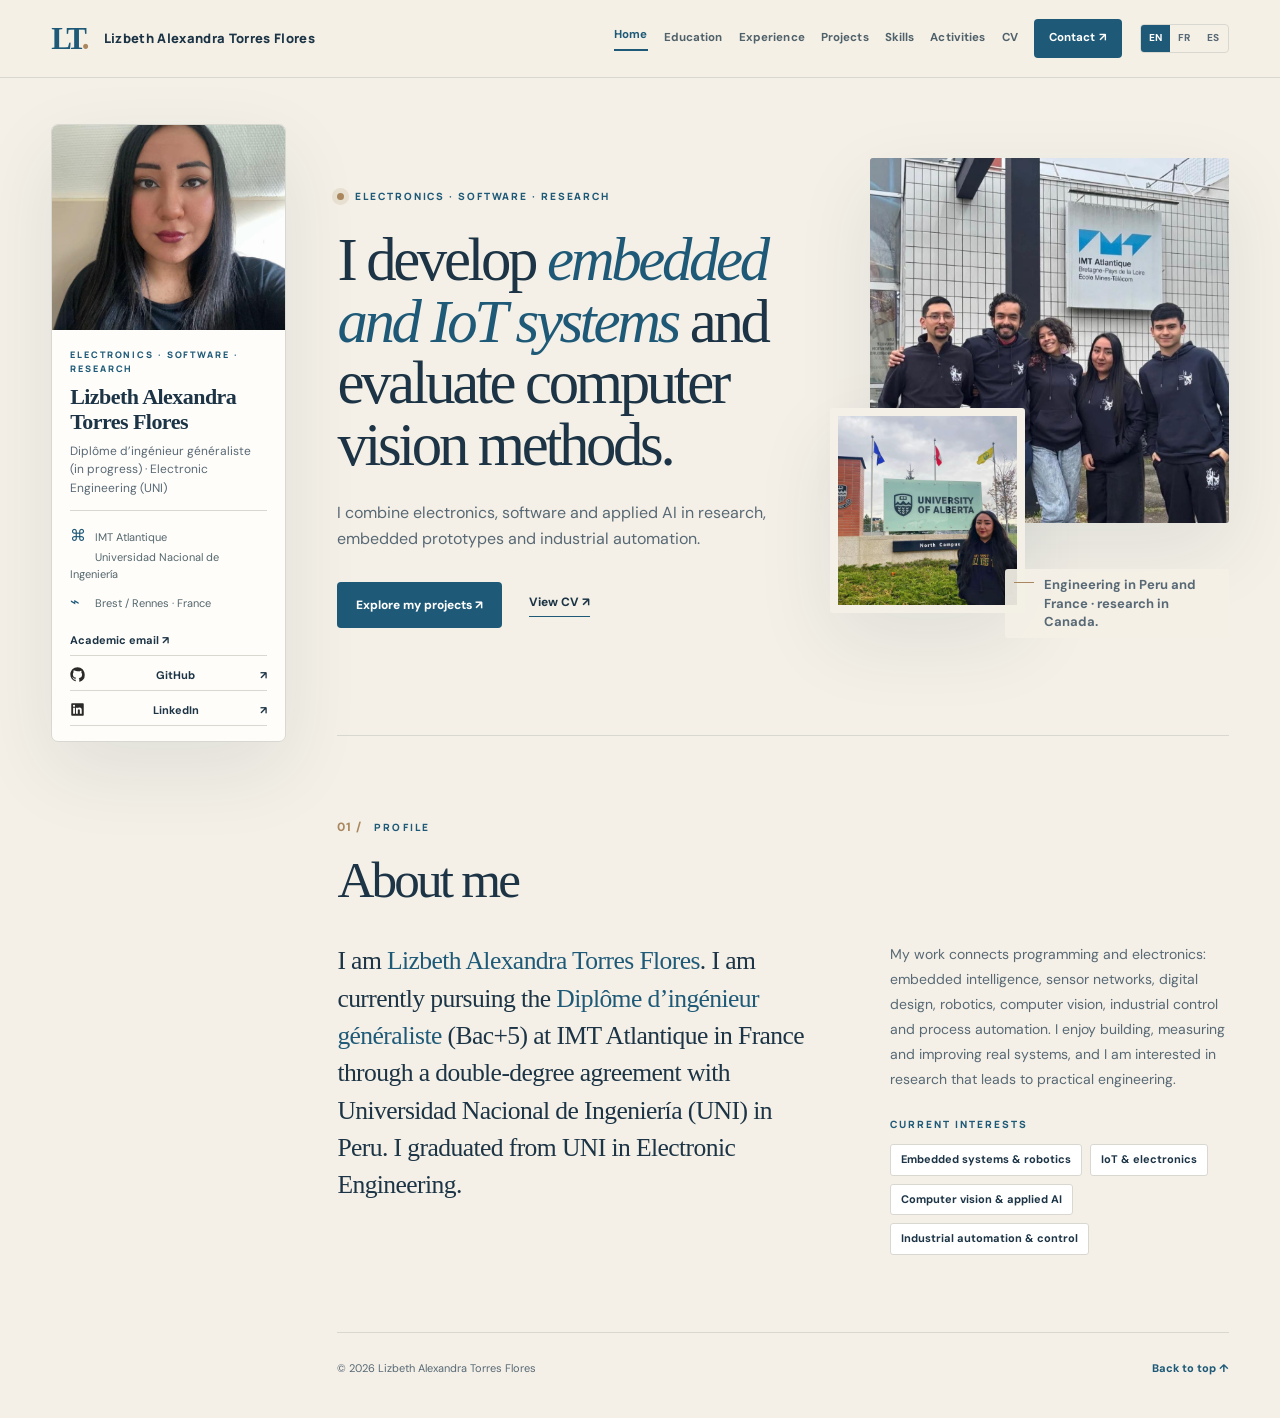
<file: index.html>
<!doctype html>
<html lang="en" data-theme="ocean">
<head>
  <meta charset="utf-8">
  <meta name="viewport" content="width=device-width, initial-scale=1">
  <meta name="theme-color" content="#f4f0e7">
  <meta name="description" content="Lizbeth Alexandra Torres Flores — engineering student working across embedded systems, IoT and computer vision.">
  <title>Lizbeth Alexandra Torres Flores | Embedded Systems & Engineering</title>
  <link rel="icon" href="assets/favicon.svg" type="image/svg+xml">
  <link rel="stylesheet" href="styles.css">
  <script defer src="content.js"></script>
  <script defer src="details.js"></script>
  <script defer src="updates.js"></script>
  <script defer src="deep_revision.js?v=voice-20261028"></script>
  <script defer src="eurosat.js"></script>
  <script defer src="site.js"></script>
</head>
<body>
  <a class="skip-link" href="#main" data-i18n="skipLink">Skip to content</a>
  <header class="topbar">
    <a class="brand" href="#home" aria-label="Lizbeth Alexandra Torres Flores, home"><span class="brand-mark">LT<span class="brand-dot">.</span></span><span class="brand-name">Lizbeth Alexandra Torres Flores</span></a>
    <button class="menu-toggle" type="button" aria-label="Open navigation" aria-expanded="false" aria-controls="primary-nav"><span></span><span></span><span></span></button>
    <nav class="primary-nav" id="primary-nav" aria-label="Main navigation">
      <a href="#home" data-i18n="navHome">Home</a>
      <a href="#education" data-i18n="navEducation">Education</a>
      <a href="#experience" data-i18n="navExperience">Experience</a>
      <a href="#projects" data-i18n="navProjects">Projects</a>
      <a href="#skills" data-i18n="navSkills">Skills</a>
      <a href="#activities" data-i18n="navActivities">Activities</a>
      <a href="#cv">CV</a>
      <a class="nav-contact" href="#contact" data-i18n="navContact">Contact <span aria-hidden="true">↗</span></a>
    </nav>
    <div class="language-switch" role="group" aria-label="Language"><button type="button" data-lang="en" aria-pressed="true">EN</button><button type="button" data-lang="fr" aria-pressed="false">FR</button><button type="button" data-lang="es" aria-pressed="false">ES</button></div>
  </header>

  <div class="page-shell" id="top">
    <aside class="profile-panel" aria-label="Profile">
      <div class="portrait-wrap"><img src="assets/portrait.jpg" alt="Portrait of Lizbeth Alexandra Torres Flores" width="796" height="1024"></div>
      <div class="profile-body">
        <p class="eyebrow profile-eyebrow" data-i18n="profileEyebrow">ELECTRONICS · SOFTWARE · RESEARCH</p>
        <h2>Lizbeth Alexandra<br>Torres Flores</h2>
        <p class="profile-role" data-i18n="profileRole">Diplôme d’ingénieur généraliste · Ingeniería Electrónica</p>
        <div class="profile-rule"></div>
        <p class="profile-affiliation"><span class="mini-icon" aria-hidden="true">⌘</span> IMT Atlantique<br><span class="mini-icon spacer" aria-hidden="true"></span> Universidad Nacional de Ingeniería</p>
        <p class="profile-location"><span class="mini-icon" aria-hidden="true">⌁</span> <span data-i18n="profileLocation">Brest / Rennes · France</span></p>
        <div class="profile-links">
          <a href="mailto:lizbeth.torres-flores@imt-atlantique.net" data-i18n="academicEmail">Academic email <span aria-hidden="true">↗</span></a>
          <a href="https://github.com/lizbethtorresflores" target="_blank" rel="noopener noreferrer"><img class="social-icon" src="assets/github.svg" alt="">GitHub <span aria-hidden="true">↗</span></a>
          <a href="https://www.linkedin.com/in/lizbeth-alexandra-torres-flores-68b208279/" target="_blank" rel="noopener noreferrer"><img class="social-icon" src="assets/linkedin.svg" alt="">LinkedIn <span aria-hidden="true">↗</span></a>
        </div>
      </div>
    </aside>

    <main id="main">
      <section class="hero section" id="home" data-panel="home" aria-labelledby="hero-title">
        <div class="hero-copy">
          <div class="hero-kicker"><span class="signal"></span><span data-i18n="heroKicker">ELECTRONICS · SOFTWARE · RESEARCH</span></div>
          <h1 id="hero-title" data-i18n-html="heroTitle">I design and validate <em>embedded systems</em>, IoT and computer vision.</h1>
          <p class="hero-lead" data-i18n="heroLead">I explore embedded systems, connected technologies and computer vision to turn engineering questions into working prototypes.</p>
          <div class="hero-actions"><a class="button primary" href="#projects" data-i18n="exploreProjects">Explore my projects <span aria-hidden="true">↗</span></a><a class="text-link" href="assets/Lizbeth_Torres_Flores_CV_EN.pdf" target="_blank" rel="noopener" data-cv-view data-i18n="viewCv">View CV <span aria-hidden="true">↗</span></a></div>
        </div>
        <div class="hero-visual" aria-label="Photos from IMT Atlantique and the University of Alberta">
          <div class="hero-photo main-photo"><img src="assets/imt.jpg" alt="Lizbeth with fellow students at IMT Atlantique" width="1206" height="1044"></div>
          <div class="hero-photo inset-photo"><img src="assets/alberta.jpeg" alt="Lizbeth at the University of Alberta" width="1600" height="1200"></div>
          <div class="visual-caption"><span class="caption-line"></span><span data-i18n="heroCaption">Engineering in Peru and France · research in Canada.</span></div>
        </div>
      </section>

      <section class="about section" id="about" data-panel="home">
        <div class="section-heading"><span class="section-number">01 /</span><p class="eyebrow" data-i18n="aboutEyebrow">THE SHORT VERSION</p><h2 data-i18n="aboutTitle">About me</h2></div>
        <div class="about-grid"><div class="large-copy" data-i18n-html="aboutIntro"></div><div><p class="body-copy" data-i18n="aboutBody"></p><div class="interest-label" data-i18n="interestsLabel"></div><div class="interest-tags"><span data-i18n="interest1"></span><span data-i18n="interest2"></span><span data-i18n="interest3"></span><span data-i18n="interest4"></span></div></div></div>
      </section>

      <section class="section" id="education" data-panel="education">
        <div class="section-heading"><span class="section-number">02 /</span><p class="eyebrow" data-i18n="educationEyebrow">ACADEMIC PATH</p><h2 data-i18n="educationTitle">Education in depth</h2><p class="heading-note" data-i18n="educationNote"></p></div>
        <div class="timeline" id="education-content"></div>
        <div class="journey-gallery"><figure><img src="assets/uni.jpeg" alt="Lizbeth at the Universidad Nacional de Ingeniería" loading="lazy"><figcaption><span>01 / UNI</span><strong data-i18n="galleryUni">Electronic engineering at UNI.</strong></figcaption></figure><figure><img src="assets/alberta-certificate.jpg" alt="Lizbeth at the University of Alberta" loading="lazy"><figcaption><span>02 / UA</span><strong data-i18n="galleryAlberta">Researcher at the University of Alberta.</strong></figcaption></figure><figure><img src="assets/imt.jpg" alt="Lizbeth at IMT Atlantique" loading="lazy"><figcaption><span>03 / IMT</span><strong data-i18n="galleryImt">Ingénieur généraliste at IMT Atlantique.</strong></figcaption></figure></div>
      </section>

      <section class="section" id="experience" data-panel="experience">
        <div class="section-heading"><span class="section-number">03 /</span><p class="eyebrow" data-i18n="experienceEyebrow">IN LABS AND INDUSTRY</p><h2 data-i18n="experienceTitle">Professional & research experience</h2><p class="heading-note" data-i18n="experienceNote"></p></div>
        <div class="experience-list" id="experience-content"></div>
      </section>

      <section class="projects section" id="projects" data-panel="projects">
        <div class="section-heading"><span class="section-number">04 /</span><p class="eyebrow" data-i18n="projectsEyebrow">ENGINEERING WORK</p><h2 data-i18n="projectsTitle">Projects in practice</h2><p class="heading-note" data-i18n="projectsNote">A selection of research, prototypes and engineering projects.</p></div>
        <div class="filter-row" id="project-filters" role="group" aria-label="Filter projects"></div>
        <div class="project-grid" id="project-grid"></div>
      </section>

      <section class="section" id="skills" data-panel="skills"><div class="section-heading"><span class="section-number">05 /</span><p class="eyebrow" data-i18n="skillsEyebrow">TOOLS AND METHODS</p><h2 data-i18n="skillsTitle">Technical skills</h2><p class="heading-note" data-i18n="skillsNote"></p></div><div class="skills-grid" id="skills-grid"></div></section>

      <div class="activity-tabs activity-nav" data-panel="activities" role="group" aria-label="Activity categories"><button type="button" data-activity="speaking" data-i18n="navSpeaking">Talks</button><button type="button" data-activity="leadership" data-i18n="activitiesTitle">Leadership</button><button type="button" data-activity="training" data-i18n="navTraining">Training</button></div>
      <section class="speaking section" id="speaking" data-panel="activities" data-subpanel="speaking">
        <div class="section-heading"><span class="section-number">06 /</span><p class="eyebrow" data-i18n="speakingEyebrow">PRESENTATIONS</p><h2 data-i18n="speakingTitle">Talks</h2></div>
        <div class="speaking-grid" id="talks-grid"></div>
      </section>

      <section class="section" id="activities" data-panel="activities" data-subpanel="leadership"><div class="section-heading"><span class="section-number">07 /</span><p class="eyebrow" data-i18n="activitiesEyebrow"></p><h2 data-i18n="activitiesTitle"></h2><p class="heading-note" data-i18n="activitiesNote"></p></div><div class="speaking-grid" id="activities-grid"></div></section>
      <section class="section" id="training" data-panel="activities" data-subpanel="training"><div class="section-heading"><span class="section-number">08 /</span><p class="eyebrow" data-i18n="trainingEyebrow"></p><h2 data-i18n="trainingTitle"></h2><p class="heading-note" data-i18n="trainingNote"></p></div><div class="training-grid" id="training-grid"></div></section>

      <section class="cv-section section" id="cv" data-panel="cv"><div class="cv-inner"><div><p class="eyebrow light" data-i18n="cvEyebrow">CURRICULUM VITAE</p><h2 data-i18n="cvTitle">My CV</h2><p data-i18n="cvBody">A three-page CV with selected experience, projects and technical skills. Explore this website for the full project details.</p></div><div class="cv-panel"><label for="cv-language" data-i18n="cvLanguageLabel">CV language</label><select id="cv-language" aria-label="CV language"><option value="en">English</option><option value="fr">Français</option><option value="es">Español</option></select><div class="cv-actions"><a class="button light-button" href="assets/Lizbeth_Torres_Flores_CV_EN.pdf" target="_blank" rel="noopener" data-cv-view data-i18n="viewCv">View CV <span aria-hidden="true">↗</span></a><a class="button outline-light" href="assets/Lizbeth_Torres_Flores_CV_EN.pdf" download data-cv-download data-i18n="downloadCv">Download PDF <span aria-hidden="true">↓</span></a></div></div></div></section>

      <section class="contact section" id="contact" data-panel="contact"><div class="section-heading"><span class="section-number">09 /</span><p class="eyebrow" data-i18n="contactEyebrow">LET'S CONNECT</p><h2 data-i18n="contactTitle">Start a conversation.</h2><p class="heading-note" data-i18n="contactNote">For research collaborations, engineering projects or speaking opportunities, I would be glad to hear from you.</p></div><div class="contact-cards"><a class="contact-card" href="mailto:lizbeth.torres-flores@imt-atlantique.net"><span data-i18n="academicContact">Academic & professional</span><strong>lizbeth.torres-flores@imt-atlantique.net</strong><b aria-hidden="true">↗</b></a><a class="contact-card" href="mailto:lizbeth.alexandra.torres@gmail.com"><span data-i18n="personalContact">Personal</span><strong>lizbeth.alexandra.torres@gmail.com</strong><b aria-hidden="true">↗</b></a></div><div class="social-line"><a href="https://github.com/lizbethtorresflores" target="_blank" rel="noopener noreferrer"><img class="social-icon" src="assets/github.svg" alt="">GitHub ↗</a><a href="https://www.linkedin.com/in/lizbeth-alexandra-torres-flores-68b208279/" target="_blank" rel="noopener noreferrer"><img class="social-icon" src="assets/linkedin.svg" alt="">LinkedIn ↗</a></div></section>
      <footer><span>© <span id="year"></span> Lizbeth Alexandra Torres Flores</span><a href="#top" data-i18n="backTop">Back to top ↑</a></footer>
    </main>
  </div>
</body>
</html>
</file>
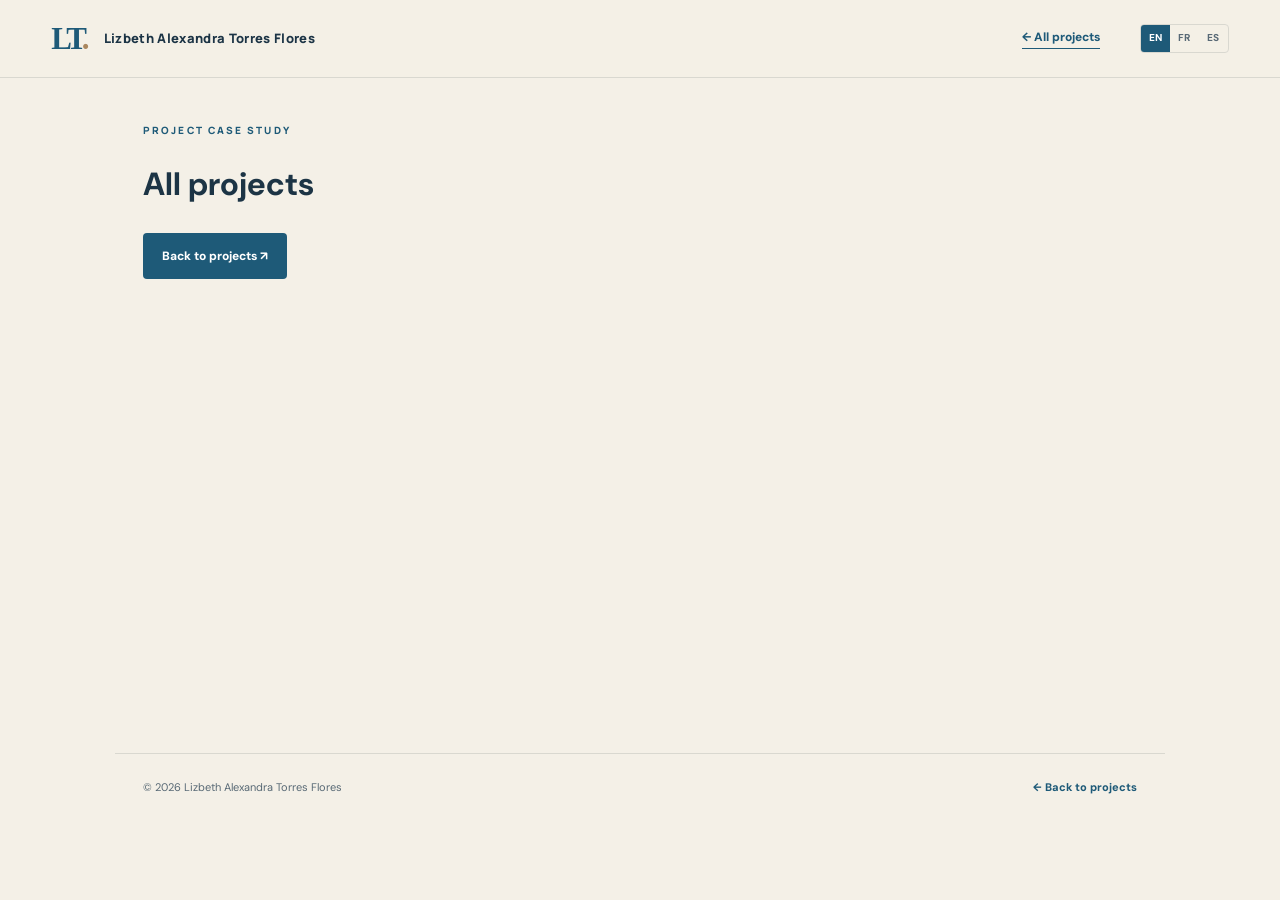
<file: project.html>
<!doctype html>
<html lang="en" data-theme="ocean">
<head>
  <meta charset="utf-8">
  <meta name="viewport" content="width=device-width, initial-scale=1">
  <meta name="theme-color" content="#f4f0e7">
  <title>Project | Lizbeth Alexandra Torres Flores</title>
  <link rel="icon" href="assets/favicon.svg" type="image/svg+xml">
  <link rel="stylesheet" href="styles.css">
  <script defer src="content.js"></script>
  <script defer src="details.js"></script>
  <script defer src="updates.js"></script>
  <script defer src="deep_revision.js?v=voice-20261028"></script>
  <script defer src="eurosat.js"></script>
  <script defer src="project.js"></script>
</head>
<body>
  <header class="topbar case-topbar">
    <a class="brand" href="index.html#home" aria-label="Lizbeth Alexandra Torres Flores, home"><span class="brand-mark">LT<span class="brand-dot">.</span></span><span class="brand-name">Lizbeth Alexandra Torres Flores</span></a>
    <div class="case-header-actions"><a href="index.html#projects" id="back-top">← All projects</a><div class="language-switch" role="group" aria-label="Language"><button type="button" data-lang="en" aria-pressed="true">EN</button><button type="button" data-lang="fr" aria-pressed="false">FR</button><button type="button" data-lang="es" aria-pressed="false">ES</button></div></div>
  </header>
  <main class="case-shell" id="case-content"></main>
  <footer class="case-footer"><span>© <span id="year"></span> Lizbeth Alexandra Torres Flores</span><a href="index.html#projects" id="back-bottom">← All projects</a></footer>
</body>
</html>
</file>
<file: styles.css>
@import url('https://fonts.googleapis.com/css2?family=DM+Sans:wght@400;500;600;700&family=Manrope:wght@400;500;600;700;800&display=swap');

:root{--bg:#f7f7f2;--surface:#fff;--ink:#172c36;--muted:#64747a;--line:#dce2df;--accent:#13526b;--accent-soft:#e3eef0;--warm:#d87c5a;--dark:#143d52;--shadow:0 28px 80px rgba(15,47,59,.08);scroll-behavior:smooth}
html[data-theme="plum"]{--accent:#694467;--accent-soft:#f0e8f0;--warm:#ca866c;--dark:#442b4d;--ink:#342c39}
html[data-theme="coral"]{--accent:#b84f3f;--accent-soft:#f9eae4;--warm:#e29354;--dark:#873c36;--ink:#3a302f}
*{box-sizing:border-box}html{scroll-padding-top:100px}body{margin:0;background:var(--bg);color:var(--ink);font-family:'DM Sans',Arial,sans-serif;font-size:16px;line-height:1.62;-webkit-font-smoothing:antialiased}button,a{font:inherit}button{cursor:pointer}a{color:inherit;text-decoration:none}img{max-width:100%;display:block}a:focus-visible,button:focus-visible{outline:3px solid var(--warm);outline-offset:4px}.skip-link{position:absolute;left:16px;top:-70px;z-index:100;background:var(--ink);color:#fff;padding:10px 16px}.skip-link:focus{top:16px}
.topbar{height:78px;background:rgba(247,247,242,.94);backdrop-filter:blur(18px);border-bottom:1px solid var(--line);display:flex;align-items:center;justify-content:space-between;padding:0 clamp(24px,4vw,76px);position:sticky;top:0;z-index:50}.brand{display:flex;gap:17px;align-items:center;white-space:nowrap}.brand-mark{font-family:Georgia,serif;font-size:31px;font-weight:bold;letter-spacing:-.09em;color:var(--accent);line-height:1}.brand-dot{color:var(--warm)}.brand-name{font-family:Manrope,Arial,sans-serif;font-weight:800;font-size:13px;letter-spacing:.025em}.primary-nav{display:flex;align-items:center;gap:clamp(14px,1.65vw,29px)}.primary-nav a{font-size:12px;font-weight:700;letter-spacing:.01em;color:#506169;transition:color .2s}.primary-nav a:hover,.primary-nav a:focus-visible{color:var(--accent)}.primary-nav .nav-contact{padding:10px 15px;color:#fff;background:var(--accent);border-radius:4px}.primary-nav .nav-contact:hover{color:#fff;filter:brightness(1.12)}.menu-toggle{display:none;border:0;background:transparent;width:40px;height:40px;padding:8px}.menu-toggle span{display:block;height:2px;background:var(--ink);margin:5px 0}
.page-shell{max-width:1530px;margin:auto;display:grid;grid-template-columns:282px minmax(0,1fr);gap:clamp(40px,5vw,90px);padding:46px clamp(24px,4vw,76px) 0}.profile-panel{align-self:start;position:sticky;top:116px;background:#fff;border:1px solid var(--line);box-shadow:var(--shadow);overflow:hidden;border-radius:7px}.portrait-wrap{height:270px;background:#e4e9e9;overflow:hidden}.portrait-wrap img{width:100%;height:100%;object-fit:cover;object-position:center 31%;filter:saturate(.83)}.profile-body{padding:26px 25px 20px}.eyebrow{font-family:Manrope,Arial,sans-serif;font-size:10px;font-weight:800;letter-spacing:.21em;color:var(--accent);line-height:1.5;margin:0}.profile-eyebrow{font-size:9px}.profile-body h2{font-family:Georgia,'Times New Roman',serif;font-size:25px;line-height:1.15;letter-spacing:-.025em;margin:12px 0 9px}.profile-role{font-size:12px;line-height:1.55;color:var(--muted);margin:0}.profile-rule{height:1px;background:var(--line);margin:20px 0}.profile-affiliation,.profile-location{font-size:12px;line-height:1.8;margin:0 0 7px;color:#53666c}.mini-icon{display:inline-block;width:22px;color:var(--accent);font-size:16px}.profile-links{display:grid;gap:6px;margin-top:20px}.profile-links a{display:flex;justify-content:space-between;font-size:12px;font-weight:700;border-bottom:1px solid var(--line);padding:7px 0}.profile-links a:hover{color:var(--accent)}.panel-controls{border-top:1px solid var(--line);padding:14px 25px;display:flex;justify-content:space-between;align-items:center}.language-switch{display:flex;border:1px solid var(--line);border-radius:4px;overflow:hidden}.language-switch button{background:transparent;border:0;padding:3px 8px;font-size:10px;font-weight:800;color:var(--muted)}.language-switch button[aria-pressed="true"]{background:var(--accent);color:white}.theme-switch{display:flex;gap:9px;align-items:center}.theme-dot{width:19px;height:19px;border:2px solid white;border-radius:50%;box-shadow:0 0 0 1px #d3d3d3}.theme-dot[aria-pressed="true"]{box-shadow:0 0 0 2px var(--ink)}.theme-dot.ocean{background:#13526b}.theme-dot.plum{background:#694467}.theme-dot.coral{background:#b84f3f}
main{min-width:0}.section{padding:77px 0;border-bottom:1px solid var(--line)}.hero{padding-top:34px;display:grid;grid-template-columns:minmax(0,1.05fr) minmax(0,.95fr);align-items:center;gap:clamp(20px,4vw,70px);min-height:570px}.hero-kicker{display:flex;align-items:center;gap:11px;font-family:Manrope,Arial,sans-serif;font-size:10px;letter-spacing:.19em;font-weight:800;color:var(--accent)}.signal{width:7px;height:7px;border-radius:50%;background:var(--warm);box-shadow:0 0 0 5px color-mix(in srgb,var(--warm) 16%,transparent)}h1,h2,h3,p{overflow-wrap:break-word}.hero h1,.section-heading h2,.cv-section h2,.contact h2{font-family:Georgia,'Times New Roman',serif;letter-spacing:-.055em;font-weight:400}.hero h1{font-size:clamp(51px,5.3vw,85px);line-height:1.01;margin:25px 0 25px;max-width:700px}.hero h1 em{color:var(--accent);font-weight:400}.hero-lead{font-size:16px;color:var(--muted);max-width:480px;margin:0 0 30px}.hero-actions{display:flex;align-items:center;gap:27px;flex-wrap:wrap}.button{min-height:46px;padding:12px 19px;display:inline-flex;align-items:center;justify-content:center;gap:12px;font-size:12px;font-weight:800;border-radius:4px;line-height:1.2;white-space:nowrap;transition:transform .2s,background .2s}.button:hover{transform:translateY(-2px)}.button.primary{background:var(--accent);color:#fff}.text-link{font-size:12px;font-weight:800;border-bottom:1px solid var(--accent);padding-bottom:4px}.text-link:hover{color:var(--accent)}.hero-visual{position:relative;height:480px;margin-bottom:20px}.hero-photo{position:absolute;overflow:hidden;border-radius:3px;background:#dce4e5}.hero-photo img{width:100%;height:100%;object-fit:cover}.main-photo{width:90%;height:365px;top:0;right:0;box-shadow:var(--shadow)}.main-photo img{object-position:center center}.inset-photo{width:49%;height:205px;bottom:25px;left:0;border:8px solid var(--bg);box-shadow:var(--shadow)}.inset-photo img{object-position:54% center}.visual-caption{position:absolute;bottom:0;right:0;max-width:47%;display:flex;gap:10px;align-items:start;font-size:10px;font-weight:700;color:var(--muted);line-height:1.4}.caption-line{width:20px;height:1px;background:var(--warm);margin-top:6px;flex:none}
.section-heading{position:relative;margin-bottom:35px}.section-number{display:inline-block;color:var(--warm);font-size:12px;font-weight:800;letter-spacing:.06em;margin-right:13px}.section-heading .eyebrow{display:inline-block}.section-heading h2{font-size:clamp(40px,4vw,61px);line-height:1.08;margin:13px 0 0}.heading-note{color:var(--muted);font-size:14px;max-width:600px;margin:14px 0 0}.about-grid{display:grid;grid-template-columns:1.18fr .82fr;gap:clamp(30px,5vw,90px);align-items:start}.large-copy{font-family:Georgia,'Times New Roman',serif;font-size:clamp(21px,2vw,29px);line-height:1.46;letter-spacing:-.023em}.large-copy strong{color:var(--accent);font-weight:400}.body-copy{color:var(--muted);font-size:14px;line-height:1.78;margin:0 0 24px}.interest-label{font-size:10px;font-family:Manrope,Arial,sans-serif;font-weight:800;letter-spacing:.2em;color:var(--accent);margin-bottom:12px}.interest-tags{display:flex;flex-wrap:wrap;gap:8px}.interest-tags span{font-size:11px;font-weight:700;padding:6px 10px;border:1px solid var(--line);border-radius:3px;background:#fff}
.journey-layout{display:grid;grid-template-columns:165px 1fr;gap:34px}.journey-tabs{display:flex;align-items:start;flex-direction:column;gap:5px}.journey-tabs button{background:transparent;border:0;border-left:2px solid var(--line);padding:8px 12px;color:var(--muted);font-size:12px;font-weight:800;text-align:left}.journey-tabs button.active{color:var(--accent);border-color:var(--accent)}.timeline{border-left:1px solid var(--line);margin-left:5px}.timeline-item{position:relative;padding:0 0 33px 28px}.timeline-item:last-child{padding-bottom:0}.timeline-item:before{content:"";position:absolute;width:9px;height:9px;border-radius:50%;background:var(--bg);border:2px solid var(--accent);left:-6px;top:5px}.timeline-meta{font-size:10px;letter-spacing:.12em;font-weight:800;color:var(--accent);text-transform:uppercase;margin-bottom:5px}.timeline-item h3{font-size:18px;font-weight:800;letter-spacing:-.025em;margin:0 0 2px;line-height:1.25}.timeline-place{font-size:12px;font-weight:700;color:var(--muted);margin-bottom:8px}.timeline-item p{font-size:13px;color:var(--muted);line-height:1.67;max-width:700px;margin:0}.timeline-item a{font-weight:800;color:var(--accent);font-size:11px;display:inline-block;margin-top:8px}.timeline-item a:hover{text-decoration:underline}
.filter-row{display:flex;flex-wrap:wrap;gap:9px;margin-bottom:24px}.filter-row button{border:1px solid var(--line);color:var(--muted);background:#fff;padding:7px 12px;border-radius:20px;font-size:11px;font-weight:800}.filter-row button.active{background:var(--accent);border-color:var(--accent);color:#fff}.project-grid{display:grid;grid-template-columns:repeat(2,minmax(0,1fr));gap:17px}.project-card{background:#fff;border:1px solid var(--line);border-radius:5px;padding:25px;min-height:285px;display:flex;flex-direction:column;transition:transform .2s,box-shadow .2s}.project-card:hover{transform:translateY(-3px);box-shadow:var(--shadow)}.project-card.featured{grid-column:span 2;background:var(--dark);color:#fff;display:grid;grid-template-columns:1.1fr .9fr;gap:20px;min-height:320px;overflow:hidden;position:relative}.project-card.featured:after{content:"";position:absolute;right:8%;top:15%;width:230px;height:230px;border:1px solid rgba(255,255,255,.14);border-radius:50%;box-shadow:0 0 0 38px rgba(255,255,255,.025),0 0 0 85px rgba(255,255,255,.025);pointer-events:none}.project-card.featured .project-art{display:grid;place-items:center;position:relative;z-index:1}.project-art .lens{width:200px;height:200px;border:1px solid rgba(255,255,255,.37);border-radius:50%;display:grid;place-items:center;position:relative}.project-art .lens:before,.project-art .lens:after{content:"";position:absolute;background:var(--warm)}.project-art .lens:before{width:100%;height:1px;transform:rotate(32deg)}.project-art .lens:after{height:100%;width:1px;transform:rotate(32deg)}.project-art .inner-lens{width:105px;height:105px;border:1px solid rgba(255,255,255,.6);border-radius:50%;display:grid;place-items:center;font-family:Georgia,serif;color:#fff;font-size:17px;letter-spacing:.04em;background:var(--dark);z-index:2}.project-top{font-size:10px;letter-spacing:.15em;color:var(--accent);font-weight:800;text-transform:uppercase;margin:0 0 16px}.featured .project-top{color:#a8d0dd}.project-card h3{font-family:Georgia,'Times New Roman',serif;font-size:25px;font-weight:400;letter-spacing:-.03em;line-height:1.15;margin:0 0 13px}.featured h3{font-size:37px}.project-card p{font-size:12px;color:var(--muted);line-height:1.65;margin:0 0 20px}.featured p{color:#d0e0e3;max-width:460px}.project-bottom{margin-top:auto}.project-tech{display:flex;gap:6px;flex-wrap:wrap;margin-bottom:16px}.project-tech span{font-size:10px;border:1px solid var(--line);padding:3px 7px;color:var(--muted);border-radius:2px}.featured .project-tech span{border-color:#548096;color:#d0e0e3}.project-links{display:flex;gap:17px;flex-wrap:wrap}.project-links a{font-size:11px;font-weight:800;color:var(--accent);border-bottom:1px solid currentColor;padding-bottom:2px}.featured .project-links a{color:#fff}.project-links a:hover{color:var(--warm)}
.speaking-grid{display:grid;grid-template-columns:repeat(2,minmax(0,1fr));gap:17px}.editorial-card{border:1px solid var(--line);background:#fff;padding:26px;border-radius:4px;min-height:225px}.card-type{font-size:10px;font-weight:800;color:var(--accent);letter-spacing:.14em}.editorial-card h3{font-family:Georgia,serif;font-size:23px;font-weight:400;line-height:1.22;letter-spacing:-.025em;margin:15px 0 10px}.editorial-card p{font-size:12px;color:var(--muted);margin:0 0 14px}.editorial-card a{font-size:11px;font-weight:800;color:var(--accent);border-bottom:1px solid currentColor}.note-card{display:flex;align-items:center;gap:14px;border:1px dashed #bdc9c8;background:rgba(255,255,255,.5);border-radius:4px;padding:13px 18px;margin-top:18px}.note-icon{color:var(--accent);font-size:20px}.note-card p{font-size:12px;color:var(--muted);margin:0}
.cv-section{background:var(--dark);color:#fff;border:0;margin-top:77px;padding:52px 45px;border-radius:5px}.cv-inner{display:flex;justify-content:space-between;align-items:end;gap:30px}.eyebrow.light{color:#a9d6df}.cv-section h2{font-size:clamp(39px,4vw,57px);margin:10px 0 9px}.cv-section p:not(.eyebrow){font-size:13px;color:#cee0e4;max-width:420px;margin:0}.cv-panel{min-width:245px}.cv-panel label{display:block;color:#cee0e4;font-size:11px;font-weight:800;margin-bottom:5px}.cv-panel select{background:#fff;color:var(--dark);border:0;border-radius:3px;padding:8px 10px;margin-bottom:13px;width:100%;font:700 12px 'DM Sans',Arial,sans-serif}.cv-actions{display:flex;gap:10px;flex-wrap:wrap}.tex-link{display:inline-block;font-size:11px;color:#d6e8ed;text-decoration:underline;margin-top:12px}.light-button{background:#fff;color:var(--dark)}.outline-light{border:1px solid #8bb1bf;color:#fff}.contact{padding-bottom:85px}.contact-cards{display:grid;grid-template-columns:repeat(2,minmax(0,1fr));gap:17px}.contact-card{position:relative;background:#fff;border:1px solid var(--line);padding:23px 24px;min-height:115px;border-radius:4px;display:flex;flex-direction:column;justify-content:space-between;gap:12px;transition:border-color .2s,transform .2s}.contact-card:hover{border-color:var(--accent);transform:translateY(-2px)}.contact-card span{font-size:10px;letter-spacing:.12em;font-weight:800;color:var(--accent);text-transform:uppercase}.contact-card strong{font-size:13px;overflow-wrap:anywhere;line-height:1.3}.contact-card b{position:absolute;right:24px;top:19px;color:var(--accent)}.social-line{display:flex;gap:22px;margin-top:23px}.social-line a{font-size:12px;font-weight:800;border-bottom:1px solid var(--accent);color:var(--accent)}footer{display:flex;justify-content:space-between;gap:20px;color:var(--muted);font-size:11px;padding:27px 0 40px}footer a{font-weight:800;color:var(--accent)}
@media(max-width:1150px){.page-shell{grid-template-columns:240px minmax(0,1fr);gap:38px}.brand-name{display:none}.primary-nav{gap:14px}.hero{grid-template-columns:1fr;min-height:0}.hero h1{font-size:clamp(54px,7vw,76px)}.hero-visual{height:390px;max-width:650px}.main-photo{height:300px}.inset-photo{height:170px}}
@media(max-width:800px){.topbar{height:65px}.brand-name{display:block}.menu-toggle{display:block}.primary-nav{display:none;position:absolute;top:65px;left:0;right:0;background:var(--bg);border-bottom:1px solid var(--line);padding:20px 25px 26px;box-shadow:0 18px 25px rgba(0,0,0,.08);flex-wrap:wrap;gap:14px 25px}.primary-nav.open{display:flex}.page-shell{display:block;padding:30px 24px 0}.profile-panel{position:static;display:grid;grid-template-columns:140px 1fr;max-width:none}.portrait-wrap{height:100%;min-height:192px}.profile-body{padding:19px}.profile-body h2{font-size:23px}.profile-rule,.profile-affiliation,.profile-location,.profile-links{display:none}.panel-controls{grid-column:span 2}.hero{padding-top:40px}.section{padding-top:64px;padding-bottom:64px}.cv-section{margin-top:55px}.journey-layout{grid-template-columns:1fr;gap:25px}.journey-tabs{flex-direction:row}.journey-tabs button{border-left:0;border-bottom:2px solid var(--line)}.journey-tabs button.active{border-color:var(--accent)}}
@media(max-width:600px){.brand-name{font-size:12px}.page-shell{padding:20px 17px 0}.profile-panel{grid-template-columns:110px 1fr}.portrait-wrap{min-height:160px}.profile-body{padding:15px}.profile-eyebrow{font-size:8px}.profile-body h2{font-size:19px;margin:8px 0}.profile-role{font-size:10px}.panel-controls{padding:11px 15px}.hero{padding-top:35px;gap:30px}.hero h1{font-size:clamp(48px,12vw,67px);margin:18px 0}.hero-lead{font-size:14px}.hero-actions{gap:20px}.hero-visual{height:305px}.main-photo{height:225px}.inset-photo{height:130px;bottom:21px;border-width:5px}.visual-caption{font-size:8px}.about-grid,.speaking-grid,.contact-cards{grid-template-columns:1fr;gap:20px}.section-heading h2{font-size:42px}.project-grid{grid-template-columns:1fr}.project-card.featured{grid-column:auto;display:block;min-height:365px}.project-card.featured .project-art{display:none}.featured h3{font-size:31px}.project-card{min-height:250px}.cv-section{padding:34px 24px}.cv-inner{display:block}.cv-actions{margin-top:25px}.contact-card{min-height:105px}.contact{padding-bottom:55px}footer{flex-direction:column;gap:5px}.large-copy{font-size:24px}}
@media(prefers-reduced-motion:reduce){html{scroll-behavior:auto}*,*:before,*:after{transition-duration:.01ms!important;animation-duration:.01ms!important}}
.project-card.has-image{padding:0;overflow:hidden}.project-card.has-image .project-content{padding:25px}.project-thumb{height:165px;overflow:hidden;background:var(--accent-soft)}.project-thumb img{width:100%;height:100%;object-fit:cover;object-position:center 45%}
.journey-gallery{display:grid;grid-template-columns:repeat(3,minmax(0,1fr));gap:13px;margin-top:35px}.journey-gallery figure{margin:0;background:#fff;border:1px solid var(--line);overflow:hidden}.journey-gallery img{width:100%;height:150px;object-fit:cover;object-position:center 35%;filter:saturate(.8)}.journey-gallery figcaption{padding:10px 12px 12px;display:grid;gap:3px}.journey-gallery figcaption span{font-size:9px;font-weight:800;letter-spacing:.13em;color:var(--accent)}.journey-gallery figcaption strong{font-size:11px;line-height:1.35;font-weight:700}.journey-gallery figure:nth-child(1) img{object-position:center 37%}.journey-gallery figure:nth-child(2) img{object-position:center 33%}
@media(max-width:600px){.journey-gallery{grid-template-columns:repeat(2,minmax(0,1fr))}.journey-gallery figure:nth-child(3){display:none}.journey-gallery img{height:135px}}
.social-icon{width:15px;height:15px;vertical-align:-3px;margin-right:6px;opacity:.83}
.training-grid{display:grid;grid-template-columns:repeat(2,minmax(0,1fr));gap:17px}
.training-item{border:1px solid var(--line);background:#fff;border-radius:4px;padding:23px}
.training-item h3{font-family:Georgia,'Times New Roman',serif;font-size:21px;font-weight:400;line-height:1.25;margin:0 0 10px}
.training-item p{font-size:12px;line-height:1.65;color:var(--muted);margin:0}
@media(max-width:600px){.training-grid{grid-template-columns:1fr}}

/* Portfolio revision: a single beige and blue palette across all pages. */
:root{--bg:#f4f0e7;--surface:#fffdfa;--ink:#1c3445;--muted:#586975;--line:#d9d8d0;--accent:#1e5a78;--accent-soft:#e6eef0;--warm:#aa875e;--dark:#173f5b;--shadow:0 28px 80px rgba(21,57,78,.09)}
.topbar{background:rgba(244,240,231,.96)}
.profile-panel,.project-card,.editorial-card,.training-item,.contact-card,.skill-card,.experience-card{background:var(--surface)}
.panel-controls{justify-content:flex-start}
.primary-nav{gap:clamp(10px,1.25vw,22px)}
.primary-nav a{font-size:11.5px}
.section{scroll-margin-top:90px}
.education-item{padding-bottom:30px}
.education-item p{max-width:800px}
.experience-list{display:grid;gap:20px}
.experience-card{border:1px solid var(--line);border-radius:5px;padding:27px 30px;box-shadow:0 8px 26px rgba(21,57,78,.035)}
.experience-head{padding-bottom:17px;border-bottom:1px solid var(--line);margin-bottom:20px}
.experience-card h3{font-family:Georgia,'Times New Roman',serif;font-size:27px;font-weight:400;letter-spacing:-.03em;line-height:1.18;margin:0 0 5px}
.experience-body{display:grid;gap:15px}
.experience-body h4{font-size:10px;font-weight:800;letter-spacing:.15em;text-transform:uppercase;color:var(--accent);margin:0 0 5px}
.experience-body p,.experience-body li{font-size:13px;line-height:1.72;color:var(--muted)}
.experience-body p,.experience-body ul{margin:0}
.experience-body ul{padding-left:18px;display:grid;gap:7px}
.experience-foot{border-top:1px solid var(--line);padding-top:13px;margin-top:18px;display:flex;align-items:baseline;gap:10px;flex-wrap:wrap}
.experience-foot span{font-size:10px;color:var(--accent);font-weight:800;letter-spacing:.1em;text-transform:uppercase}
.experience-foot p{font-size:11px;color:var(--muted);margin:0;flex:1 1 330px}
.experience-foot a{font-size:11px;font-weight:800;color:var(--accent);border-bottom:1px solid currentColor}
.skills-grid{display:grid;grid-template-columns:repeat(2,minmax(0,1fr));gap:17px}
.skill-card{border:1px solid var(--line);border-radius:4px;padding:24px;display:flex;flex-direction:column}
.skill-card h3{font-family:Georgia,'Times New Roman',serif;font-size:22px;font-weight:400;line-height:1.25;margin:0 0 10px}
.skill-card p{font-size:12px;line-height:1.65;color:var(--muted);margin:0 0 17px}
.skill-evidence{border-top:1px solid var(--line);padding-top:10px;margin-top:auto;display:grid;gap:3px}
.skill-evidence strong{font-size:10px;letter-spacing:.12em;text-transform:uppercase;color:var(--accent)}
.skill-evidence span{font-size:11px;color:var(--muted)}
.project-card.has-image .project-thumb{height:190px}
.project-card.has-image .project-thumb img{object-position:center center}
.project-card.has-image .project-content{flex:1;display:flex;flex-direction:column}
.project-card.has-image .project-bottom{margin-top:auto}
.project-card .project-links{gap:13px}
.project-card .project-links a:first-child{font-weight:800}
.case-topbar .case-header-actions{display:flex;align-items:center;gap:22px}
.case-header-actions>a{font-size:12px;font-weight:800;color:var(--accent);border-bottom:1px solid currentColor}
.case-shell{max-width:1050px;padding:45px 28px 95px;margin:0 auto;min-height:75vh}
.case-breadcrumb{font-size:12px;font-weight:800;color:var(--accent);display:inline-block;margin-bottom:38px}
.case-hero{border-bottom:1px solid var(--line);padding-bottom:30px;margin-bottom:30px}
.case-hero h1{font-family:Georgia,'Times New Roman',serif;font-weight:400;font-size:clamp(42px,6vw,74px);line-height:1.06;letter-spacing:-.052em;max-width:850px;margin:16px 0 20px}
.case-lead{font-size:16px;line-height:1.7;color:var(--muted);max-width:820px;margin:0 0 21px}
.case-tech{display:flex;gap:7px;flex-wrap:wrap}
.case-tech span{border:1px solid var(--line);border-radius:3px;padding:5px 9px;background:var(--surface);font-size:11px;font-weight:700;color:var(--accent)}
.case-image{margin:0 0 38px;background:var(--surface);border:1px solid var(--line);padding:10px;border-radius:4px}
.case-image img{width:100%;max-height:650px;object-fit:contain;background:#e9e7e0}
.case-image figcaption{padding:8px 4px 2px;font-size:11px;color:var(--muted)}
.case-sections{display:grid;gap:0}
.case-sections section{display:grid;grid-template-columns:48px 175px minmax(0,1fr);align-items:start;gap:17px;padding:25px 0;border-top:1px solid var(--line)}
.case-index{color:var(--warm);font-size:11px;font-weight:800;letter-spacing:.08em;padding-top:5px}
.case-sections h2{font-family:Georgia,'Times New Roman',serif;font-weight:400;font-size:25px;letter-spacing:-.035em;line-height:1.2;margin:0}
.case-sections p{font-size:15px;color:var(--muted);line-height:1.72;margin:0}
.case-links{border-top:1px solid var(--line);padding-top:23px;margin-top:15px;display:grid;gap:10px}
.case-links>div{display:flex;gap:20px;flex-wrap:wrap}
.case-links a,.case-next a{font-size:13px;font-weight:800;color:var(--accent);border-bottom:1px solid currentColor}
.case-next{margin-top:50px}
.case-footer{max-width:1050px;margin:auto;padding:25px 28px 45px;border-top:1px solid var(--line);display:flex;justify-content:space-between;gap:20px;color:var(--muted);font-size:11px}
.case-footer a{font-weight:800;color:var(--accent)}
@media(max-width:1100px){.menu-toggle{display:block}.primary-nav{display:none;position:absolute;top:78px;left:0;right:0;background:var(--bg);border-bottom:1px solid var(--line);padding:20px 25px 26px;box-shadow:0 18px 25px rgba(0,0,0,.08);flex-wrap:wrap;gap:14px 25px}.primary-nav.open{display:flex}}
@media(max-width:800px){.primary-nav{top:65px}.skills-grid{grid-template-columns:1fr}.case-topbar .brand-name{display:none}}
@media(max-width:800px){.profile-links{display:grid;margin-top:12px}.profile-links a{font-size:11px;padding:4px 0}}
@media(max-width:600px){.experience-card{padding:22px 19px}.experience-card h3{font-size:23px}.case-shell{padding:30px 18px 70px}.case-header-actions{gap:12px!important}.case-header-actions>a{font-size:10px}.case-sections section{grid-template-columns:35px 1fr;gap:6px 12px}.case-sections h2{font-size:23px}.case-sections p{grid-column:2;font-size:14px}.case-hero h1{font-size:45px}.case-lead{font-size:14px}}

/* Focused navigation, documentary images and the compact profile. */
[hidden]{display:none!important}
.primary-nav a[aria-current="page"]{color:var(--accent);border-bottom:2px solid var(--accent);padding-bottom:5px}
.page-shell{grid-template-columns:235px minmax(0,1fr);gap:clamp(30px,4vw,65px)}
.profile-panel{top:101px}
.portrait-wrap{height:205px}
.portrait-wrap img{object-position:center 38%;filter:none}
.profile-body{padding:18px 18px 15px}
.profile-body h2{font-size:22px;margin:9px 0 7px}
.profile-rule{margin:13px 0}
.profile-affiliation,.profile-location{font-size:11px;line-height:1.55}
.profile-links{margin-top:12px}
.profile-links a{font-size:11px;padding:5px 0}
.panel-controls{padding:10px 18px}
.hero{min-height:520px}
.hero h1{font-size:clamp(44px,4.75vw,73px)}
.visual-caption{font-size:13px;line-height:1.4;max-width:56%;background:rgba(244,240,231,.92);padding:7px 9px;border-radius:3px}
.heading-note:empty{display:none}
.journey-gallery figure:nth-child(3){display:block}
.journey-gallery img{height:185px}
.experience-card{padding:0;overflow:hidden}
.experience-head{display:flex;align-items:center;gap:20px;padding:16px 20px;margin:0;border:0;cursor:pointer;list-style:none}
.experience-head::-webkit-details-marker{display:none}
.experience-head>div{flex:1}
.experience-head h3{font-size:22px}
.experience-preview{width:145px;height:90px;object-fit:cover;border-radius:3px;border:1px solid var(--line)}
.summary-indicator{font-size:24px;color:var(--accent);font-weight:300}
.experience-card[open] .summary-indicator{transform:rotate(45deg)}
.experience-card[open] .experience-head{border-bottom:1px solid var(--line);margin-bottom:20px}
.experience-body,.experience-foot,.experience-card>.media-gallery{margin-left:24px;margin-right:24px}
.experience-card>.media-gallery{margin-bottom:24px}
.media-gallery{display:grid;grid-template-columns:repeat(2,minmax(0,1fr));gap:12px;margin-top:18px}
.media-gallery figure{margin:0;min-width:0;border:1px solid var(--line);background:#f8f7f3;padding:7px}
.media-gallery img{width:100%;height:245px;object-fit:contain;background:#ebe8e1}
.media-gallery figcaption,.card-gallery figcaption{font-size:10px;line-height:1.4;color:var(--muted);padding:6px 3px 2px}
.project-card.featured{grid-column:auto;display:flex;min-height:0;background:var(--surface);color:var(--ink)}
.project-card.featured:after{display:none}
.featured .project-top,.featured .project-links a{color:var(--accent)}
.featured h3{font-size:25px}
.featured p{color:var(--muted);max-width:none}
.featured .project-tech span{border-color:var(--line);color:var(--muted)}
.project-card.has-image .project-thumb{height:215px}
.project-graph-timetable .project-thumb img,.project-least-squares .project-thumb img{object-fit:contain;background:#f8f7f3}
.project-card .project-content>p{display:block;overflow:visible}
.case-gallery{display:grid;grid-template-columns:repeat(auto-fit,minmax(280px,1fr));gap:15px;margin-bottom:34px}
.case-gallery .case-image{margin:0}
.case-gallery .case-image img{height:340px;object-fit:contain}
.case-gallery:has(.case-image:only-child) .case-image img{height:auto;max-height:620px}
.activity-nav{display:flex;gap:10px;flex-wrap:wrap;margin-top:52px;border-bottom:1px solid var(--line);padding-bottom:12px}
.activity-nav button{border:1px solid var(--line);background:var(--surface);padding:10px 16px;color:var(--accent);font-size:12px;font-weight:800;border-radius:4px}
.activity-nav button[aria-pressed="true"]{background:var(--accent);border-color:var(--accent);color:#fff}
.activity-nav+.section{padding-top:30px}
.image-card{padding:0;overflow:hidden}
.image-card>.card-type,.image-card>h3,.image-card>p{margin-left:22px;margin-right:22px}
.image-card>.card-type{display:block;margin-top:18px}
.image-card>p{margin-bottom:23px}
.card-gallery{display:flex;gap:5px;background:#e9e8e2;overflow:hidden}
.card-gallery figure{margin:0;flex:1;min-width:0}
.card-gallery img{width:100%;height:180px;object-fit:cover}
.card-gallery figcaption{display:none}
.training-item{display:flex;flex-direction:column}
.training-logo{width:115px;height:50px;object-fit:contain;object-position:left center;margin-bottom:14px}
@media(max-width:1150px){.page-shell{grid-template-columns:220px minmax(0,1fr);gap:30px}}
@media(max-width:800px){.page-shell{display:block}.profile-panel{display:grid;grid-template-columns:140px 1fr}.portrait-wrap{height:100%}.profile-location{display:block}.profile-affiliation{display:none}.primary-nav a[aria-current="page"]{border:0;background:var(--accent-soft);padding:6px;border-radius:3px}}
@media(max-width:600px){.profile-panel{grid-template-columns:110px 1fr}.portrait-wrap{min-height:165px}.profile-location{font-size:10px}.hero h1{font-size:clamp(43px,10.5vw,57px)}.visual-caption{font-size:11px;max-width:67%}.experience-preview{width:85px;height:72px}.experience-head{gap:10px;padding:14px}.experience-head h3{font-size:19px}.experience-body,.experience-foot,.experience-card>.media-gallery{margin-left:16px;margin-right:16px}.media-gallery{grid-template-columns:1fr}.media-gallery img{height:210px}.case-gallery{grid-template-columns:1fr}.case-gallery .case-image img{height:260px}.journey-gallery{grid-template-columns:repeat(2,minmax(0,1fr))}.journey-gallery figure:nth-child(3){display:block}.activity-nav{margin-top:35px}.activity-nav button{padding:8px 11px}}

/* Detailed portfolio entries remain easy to scan and open. */
.project-card[role="link"]{cursor:pointer}
.project-card[role="link"]:focus-visible{outline:3px solid var(--accent);outline-offset:4px}
.project-card .project-content>p{font-size:13.5px;line-height:1.62}
.project-links a{font-size:12.5px}
.experience-related{display:flex;flex-wrap:wrap;align-items:center;gap:9px;margin:13px 24px 20px;padding-top:12px;border-top:1px solid var(--line)}
.experience-related strong{font-size:11px;color:var(--muted);margin-right:5px}
.experience-related a{display:inline-block;padding:7px 10px;border:1px solid var(--line);border-radius:3px;font-size:12px;color:var(--accent);font-weight:700}
.experience-related a:hover{background:var(--accent-soft)}
.case-deep-dive section{display:grid;grid-template-columns:48px 175px minmax(0,1fr);align-items:start;gap:17px;padding:25px 0;border-top:1px solid var(--line)}
.case-deep-dive h2{font-family:Georgia,'Times New Roman',serif;font-weight:400;font-size:25px;letter-spacing:-.035em;line-height:1.2;margin:0}
.case-deep-dive p{font-size:15px;color:var(--muted);line-height:1.72;margin:0}
@media(max-width:600px){.experience-related{margin-left:16px;margin-right:16px}.case-deep-dive section{grid-template-columns:35px 1fr;gap:6px 12px}.case-deep-dive h2{font-size:23px}.case-deep-dive p{grid-column:2;font-size:14px}}

/* Language choice stays visible in the first row on desktop and mobile. */
.topbar .brand{order:0;margin-right:auto}
.topbar .primary-nav{order:1}
.topbar .language-switch{order:2;flex:none;margin-left:18px}
.topbar .menu-toggle{order:3;margin-left:12px}
.topbar .language-switch button{min-width:29px;min-height:27px}
@media(max-width:600px){.topbar{padding-left:14px;padding-right:14px}.topbar .brand-name{display:none}.topbar .language-switch{margin-left:8px}.topbar .menu-toggle{margin-left:8px}}

/* Preserve the full EuroSAT imagery and the readable confusion matrix. */
.project-eurosat .project-thumb img{object-fit:contain;background:#fff}
.case-gallery .case-image:has(img[src="assets/eurosat-confusion-matrix.png"]){grid-column:1/-1}
.case-gallery .case-image img[src="assets/eurosat-confusion-matrix.png"]{height:auto;max-height:none}
</file>
